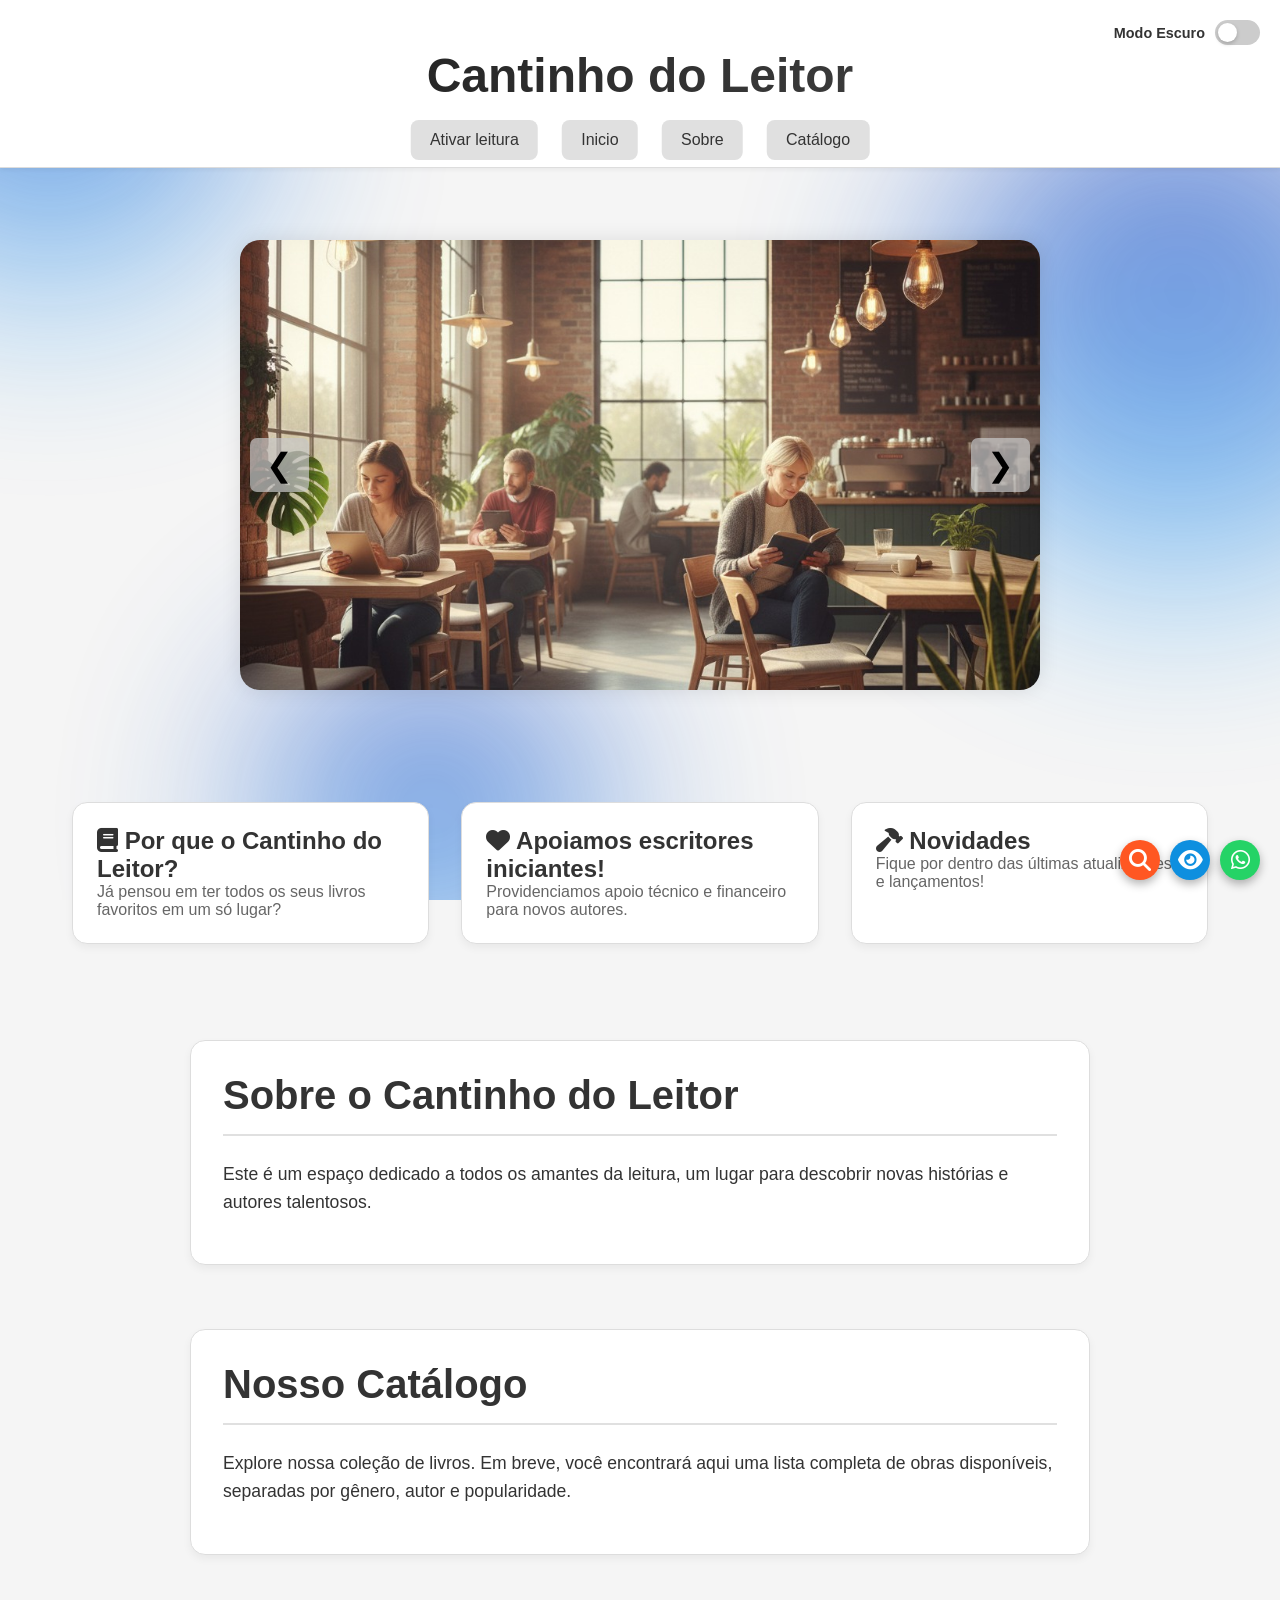
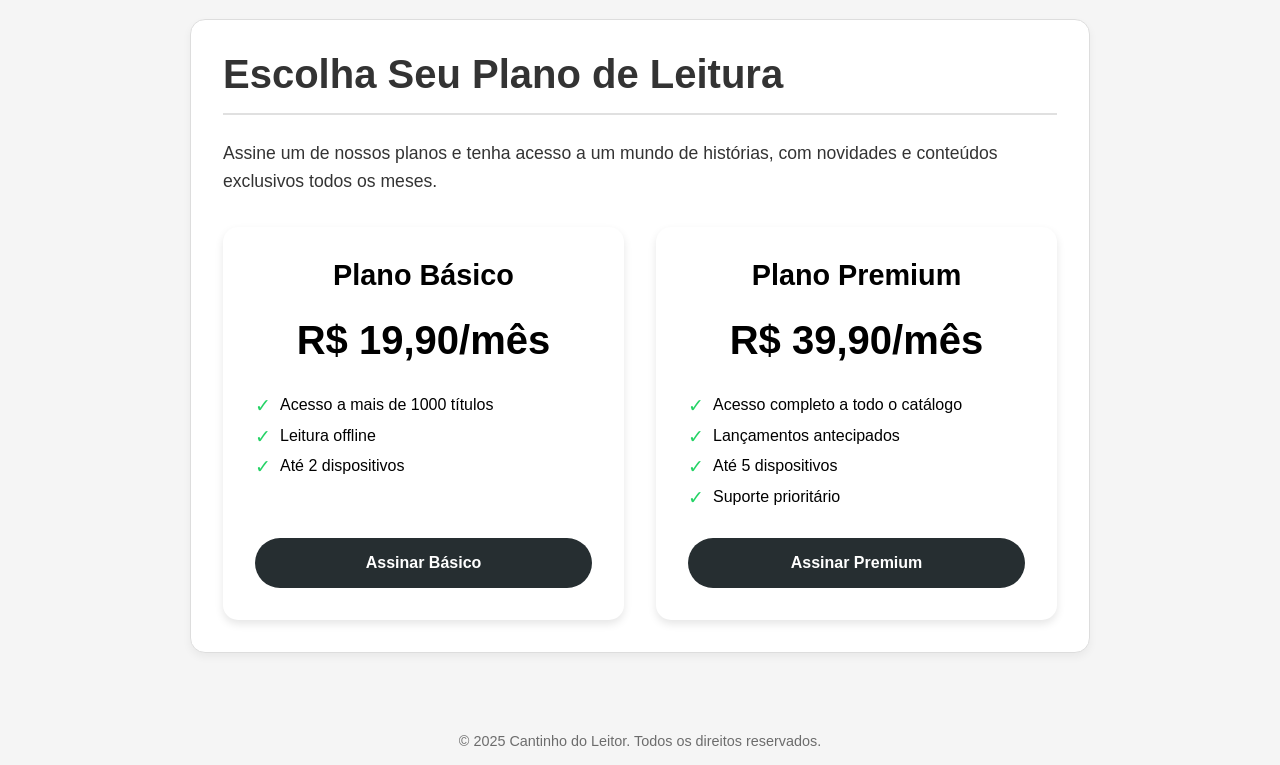
<file: index.html>
<!DOCTYPE html>
<html>

<head>
  <meta charset="UTF-8" />
  <meta name="viewport" content="width=device-width, initial-scale=1.0">
  <link rel="stylesheet" href="index.css" />
  <link rel="stylesheet" href="https://cdnjs.cloudflare.com/ajax/libs/font-awesome/6.4.0/css/all.min.css">
  <title>Cantinho do Leitor - Facilidade em leitura!</title>
</head>

<body> 
  
  <div class="fundo-animado">
    <div class="forma"></div>
    <div class="forma"></div>
    <div class="forma"></div>
  </div>

  <header>
    <div class="toggle-container">
        <span class="toggle-text">Modo Escuro</span>
        <input type="checkbox" id="fotossensibilidade-toggle" class="toggle-switch">
        <label for="fotossensibilidade-toggle" class="toggle-label"></label>
    </div>

    <h1>Cantinho do Leitor</h1>
    
    <div class="main-nav-buttons">
      <button id="leitorTelaBtn">Ativar leitura</button>
      <button id="navInicio">Inicio</button>
      <button id="navSobre">Sobre</button>
      <button id="navCatalogo">Catálogo</button>
    </div>
  </header>
  
  <main>
    <div class="slider-container">
      <div class="slides">
        <div class="slide"><img src="imagens/livro1.jpeg" alt="Livro 1"></div>
        <div class="slide"><img src="imagens/livro2.jpeg" alt="Livro 2"></div>
        <div class="slide"><img src="imagens/livro3.jpeg" alt="Livro 3"></div>
      </div>
      <button class="prev">&#10094;</button>
      <button class="next">&#10095;</button>
    </div>
    <div>
    <section class="topicos">
      <div class="cartao">
        <h2><i class="fas fa-book"></i> Por que o Cantinho do Leitor?</h2>
        <p>Já pensou em ter todos os seus livros favoritos em um só lugar?</p>
      </div>
      <div class="cartao">
        <h2><i class="fas fa-heart"></i> Apoiamos escritores iniciantes!</h2>
        <p>Providenciamos apoio técnico e financeiro para novos autores.</p>
      </div>
      <div class="cartao">
        <h2><i class="fas fa-hammer"></i> Novidades</h2>
        <p>Fique por dentro das últimas atualizações e lançamentos!</p>
      </div>
      </section>

    <section id="sobre" class="conteudo-secao">
      <div>
      <h2>Sobre o Cantinho do Leitor</h2>
      <p>Este é um espaço dedicado a todos os amantes da leitura, um lugar para descobrir novas histórias e autores talentosos.</p>
      </div>
    </section>

    <section id="catalogo" class="conteudo-secao">
      <div>
      <h2>Nosso Catálogo</h2>
      <p>Explore nossa coleção de livros. Em breve, você encontrará aqui uma lista completa de obras disponíveis, separadas por gênero, autor e popularidade.</p>
      </section>
    </div>
  </main>
  
  <section id="planos-assinatura" class="conteudo-secao">
    <div>
      <h2>Escolha Seu Plano de Leitura</h2>
      <p>Assine um de nossos planos e tenha acesso a um mundo de histórias, com novidades e conteúdos exclusivos todos os meses.</p>
      <div class="container-planos">
        <div class="plano-cartao">
          <h3>Plano Básico</h3>
          <p class="preco">R$ 19,90/mês</p>
          <ul>
            <li>Acesso a mais de 1000 títulos</li>
            <li>Leitura offline</li>
            <li>Até 2 dispositivos</li>
            <a style="color: transparent">---</a>
          </ul>
          <button class="btn-plano">Assinar Básico</button>
        </div>
        <div class="plano-cartao ">
          <h3>Plano Premium</h3>
          <p class="preco">R$ 39,90/mês</p>
          <ul>
            <li>Acesso completo a todo o catálogo</li>
            <li>Lançamentos antecipados</li>
            <li>Até 5 dispositivos</li>
            <li>Suporte prioritário</li>
          </ul>
          <button class="btn-plano">Assinar Premium</button>
        </div>
      </div>
    </div>
  </section>

  <footer>
    <a href="https://wa.me/62985600882?text=Olá,preciso%20de%20ajuda%21" class="btn-flutuante" id="btn-whatsapp" target="_blank">
      <i class="fab fa-whatsapp"></i>
    </a>
    <a class="btn-flutuante" id="btn-flutuante2">
      <i class="fas fa-eye"></i>
    </a>
    <p class="footer">&copy; 2025 Cantinho do Leitor. Todos os direitos reservados.</p>
  <a class="btn-flutuante" id="btn-flutuante3">
    <i class="fas fa-search"></i>
  </a>
  </footer>


  <script>
    // Slide
    const slides = document.querySelector('.slides');
    const slide = document.querySelectorAll('.slide');
    let index = 0;
    
    function showSlide(i) {
      index += i;
      if (index < 0) index = slide.length - 1;
      if (index >= slide.length) index = 0;
      slides.style.transform = `translateX(${-index * 100}%)`;
    }
    
    document.querySelector('.prev').addEventListener('click', () => showSlide(-1));
    document.querySelector('.next').addEventListener('click', () => showSlide(1));
    
    setInterval(() => {
        const isFotosensibilidadeActive = document.getElementById('fotossensibilidade-toggle').checked;
        if (!isFotosensibilidadeActive) {
            showSlide(1);
        }
    }, 5000);

    // Modo fotossensivel
    const toggle = document.getElementById('fotossensibilidade-toggle');
    toggle.addEventListener('change', function() {
        document.body.classList.toggle('fotossensibilidade', this.checked);
    });

    // Alto contraste
    const btnContraste = document.getElementById('btn-flutuante2');
    btnContraste.addEventListener('click', function() {
        document.body.classList.toggle('high-contrast');
    });
// Leitor de tela junto com o highlight no mouse
const cursorHighlight = document.createElement('div');
cursorHighlight.id = 'cursor-highlight';
document.body.appendChild(cursorHighlight);
window.addEventListener('mousemove', function(e) {
    if (leituraAtiva) {
        cursorHighlight.style.left = e.clientX + 'px';
        cursorHighlight.style.top = e.clientY + 'px';
    }
});
let synth = window.speechSynthesis;
let leituraAtiva = false;
let ultimoElementoLido = null;

function lerTexto(texto) {
    if (synth.speaking) {
        synth.cancel();
    }
    if (texto && texto.trim().length > 2) {
        const utter = new SpeechSynthesisUtterance(texto);
        utter.lang = 'pt-BR';
        synth.speak(utter);
    }
}
const btnLeitor = document.getElementById('leitorTelaBtn');
btnLeitor.addEventListener('click', function() {
    leituraAtiva = !leituraAtiva;
    this.textContent = leituraAtiva ? 'Desativar leitura' : 'Ativar leitura';
    
    
    if (leituraAtiva) {
        cursorHighlight.classList.add('visivel');
    } else {
        cursorHighlight.classList.remove('visivel');
        synth.cancel();
        ultimoElementoLido = null;
    }
});
document.body.addEventListener('mouseover', function(e) {
    if (leituraAtiva) {
        const target = e.target;
        if (target !== document.body && target !== ultimoElementoLido) {
            const tagName = target.tagName;
            if ([,'LI','H3','P', 'H1', 'H2', 'BUTTON', 'A', 'IMG'].includes(tagName)) {
                const textoParaLer = target.innerText || target.alt || '';
                if (textoParaLer.trim() !== '' && textoParaLer.trim().length > 2) {
                    ultimoElementoLido = target;
                    lerTexto(textoParaLer);
                }
            }
        }
    }
});
 const btnAumentarDiminuirFonte = document.getElementById('btn-flutuante3');
    const rootElement = document.documentElement;
    const fontSizes = ['100%', '115%', '130%'];
    let currentSizeIndex = 0;
    btnAumentarDiminuirFonte.addEventListener('click', function() {
        currentSizeIndex = (currentSizeIndex + 1) % fontSizes.length;
        rootElement.style.fontSize = fontSizes[currentSizeIndex];
    });
  </script>
  <div vw class="enabled">
    <div vw-access-button class="active"></div>
    <div vw-plugin-wrapper>
      <div class="vw-plugin-top-wrapper"></div> 
    </div>
  </div>
  <script src="https://vlibras.gov.br/app/vlibras-plugin.js"></script>
  <script>
    new window.VLibras.Widget('https://vlibras.gov.br/app');
  </script>
<script>
document.getElementById('navInicio').addEventListener('click', function() {
    window.scrollTo({
        top: 0,
        behavior: 'smooth'
    });
});

document.getElementById('navSobre').addEventListener('click', function() {
    document.getElementById('sobre').scrollIntoView({
        behavior: 'smooth'
    });
});

document.getElementById('navCatalogo').addEventListener('click', function() {
    document.getElementById('catalogo').scrollIntoView({
        behavior: 'smooth'
    });
});
</script>
</body>
</html>
</file>
<file: index.css>
* {
  margin: 0;
  padding: 0;
  box-sizing: border-box;
  font-family: 'Segoe UI', Tahoma, Geneva, Verdana, sans-serif;
}

/* Modo normal(claro) */
body {
  background-color: #f5f5f5;
  color: #333333;
  overflow-x: hidden;
  padding-top: 10rem;
}

header {
  position: fixed;
  top: 0;
  left: 0;
  width: 100%;
  z-index: 1000;
  background-color: #ffffff;
  color: #333333;
  text-align: center;
  padding: 3rem;
  border-bottom: 1px solid #ddd;
  box-shadow: 0 2px 4px rgba(0, 0, 0, 0.05);
  backdrop-filter: none !important;
}

h1 {
  font-size: 3rem;
  margin-bottom: 1rem;
  background: linear-gradient(90deg, #161616, #4b4b4b);
  -webkit-background-clip: text;
  background-clip: text;
  color: transparent;
  text-shadow: none;
}

.main-nav-buttons {
  display: flex;
  justify-content: center;
  align-items: center;
  gap: 1.5rem;
  position: absolute;
  top: 7.5rem;
  left: 50%;
  transform: translateX(-50%);
  z-index: 1001;
}

#navInicio, #navSobre, #navCatalogo, #leitorTelaBtn {
  padding: 0.7rem 1.2rem;
  border-radius: 8px;
  background: #e0e0e0;
  color: #333333;
  border: none;
  cursor: pointer;
  font-size: 1rem;
  transition: background 0.3s ease, color 0.3s ease, transform 0.2s ease;
}

#navInicio:hover, #navSobre:hover, #navCatalogo:hover, #leitorTelaBtn:hover {
  background: #cccccc;
  color: #000000;
  transform: scale(1.05);
}

.topicos {
  position: relative;
  z-index: 5;
  max-width: 1200px;
  margin: 0 auto;
  padding: 2rem;
  display: grid;
  grid-template-columns: repeat(auto-fit, minmax(300px, 1fr));
  gap: 2rem;
}

.cartao {
  background-color: #ffffff;
  border-radius: 15px;
  padding: 1.5rem;
  transition: transform 0.3s ease, box-shadow 0.3s ease;
  border: 1px solid #ddd;
  box-shadow: 0 4px 8px rgba(0,0,0,0.05);
}

.footer {
  text-align: center;
  padding: 1rem;
  font-size: 0.9rem;
  opacity: 0.7;
}

.cartao h2 {
  color: #333;
}

.cartao p {
  color: #666;
}

/* Botoes flutuantes */
.btn-flutuante {
  position: fixed;
  bottom: 20px;
  color: white;
  border-radius: 50%;
  width: 40px;
  height: 40px;
  display: flex;
  align-items: center;
  justify-content: center;
  font-size: 22px;
  text-decoration: none;
  box-shadow: 0 4px 10px rgba(0,0,0,0.3);
  transition: background-color 0.3s ease, transform 0.2s ease;
  z-index: 1000;
  cursor: pointer;
}

.btn-flutuante:hover {
  transform: scale(1.1);
}

#btn-whatsapp {
  right: 20px;
  background-color: #25D366;
}
#btn-whatsapp:hover {
  background-color: #1DA851;
}

#btn-flutuante2 {
  right: 70px;
  background-color: #0e8fdf;
}
#btn-flutuante2:hover {
  background-color: #0b70ae;
}

#btn-flutuante3 {
  right: 120px;
  background-color: #ff5722;
}
/* Slide */
.slider-container {
  position: relative;
  max-width: 800px;
  margin: 5rem auto;
  margin-top: 5rem;
  overflow: hidden;
  border-radius: 20px;
  box-shadow: 0 0 20px rgba(0,0,0,0.1);
}

.slides {
  display: flex;
  transition: transform 0.5s ease-in-out;
  width: 100%;
}

.slide {
  min-width: 100%;
}

.slide img {
  width: 100%;
  height: 450px;
  object-fit: cover;
  display: block;
}

.prev, .next {
  position: absolute;
  top: 50%;
  transform: translateY(-50%);
  background-color: rgba(200, 200, 200, 0.7);
  color: #000000;
  border: none;
  font-size: 2rem;
  padding: 0.5rem 1rem;
  cursor: pointer;
  border-radius: 7px;
  z-index: 10;
}

.prev { left: 10px; }
.next { right: 10px; }

.conteudo-secao {
  max-width: 900px;
  margin: 4rem auto; 
  padding: 2rem;
  background-color: #ffffff;
  border-radius: 15px;
  border: 1px solid #ddd;
  box-shadow: 0 4px 8px rgba(0,0,0,0.05);
  transition: transform 0.3s ease, box-shadow 0.3s ease;
}

/* Hover geral */
.cartao:hover,
.conteudo-secao:hover {
  transform: translateY(-5px);
  box-shadow: 0 8px 16px rgba(0,0,0,0.1);
}

.conteudo-secao h2 {
  font-size: 2.5rem;
  margin-bottom: 1.5rem;
  border-bottom: 2px solid #e0e0e0;
  padding-bottom: 1rem;
}

.conteudo-secao p {
  font-size: 1.1rem;
  line-height: 1.6;
  margin-bottom: 1rem;
}

/* Toggle do modo fotossensivel */
.toggle-container {
    position: absolute;
    top: 20px;
    right: 20px;
    display: flex;
    align-items: center;
    gap: 10px;
    z-index: 1002;
}

.toggle-text {
    color: #333333;
    font-size: 0.9rem;
    font-weight: bold;
    transition: color 0.3s ease;
}

.toggle-switch {
    display: none;
}

.toggle-label {
    width: 45px;
    height: 25px;
    background-color: #ccc;
    border-radius: 9999px;
    position: relative;
    cursor: pointer;
    transition: background-color 0.3s ease;
}

.toggle-label::after {
    content: '';
    display: block;
    width: 19px;
    height: 19px;
    border-radius: 50%;
    background-color: #fff;
    position: absolute;
    top: 3px;
    left: 3px;
    transition: transform 0.3s ease;
    box-shadow: 0 2px 4px rgba(0,0,0,0.2);
}

.toggle-switch:checked + .toggle-label {
    background-color: #4c3a7a;
}

.toggle-switch:checked + .toggle-label::after {
    transform: translateX(20px);
}

@media (max-width: 768px) {
  .slide img { height: 250px; }
}

/* Modo alto contraste*/
.high-contrast {
  background-color: #000000 !important;
  color: #ffff00 !important;
}
.high-contrast header,
.high-contrast h1,
.high-contrast h2,
.high-contrast p,
.high-contrast section#sobre.conteudo-secao,
.high-contrast section#catalogo.conteudo-secao,
.high-contrast label.toggle-label,
.high-contrast label.toggle-label::after,
.high-contrast span.toggle-text,
.high-contrast .main-nav-buttons button,
.high-contrast .topicos,
.high-contrast .cartao,
.high-contrast .slider-container,
.high-contrast .prev,
.high-contrast .next,
.high-contrast footer {
  background-color: #000000 !important;
  color: #ffff00 !important;
  border-color: #ffff00 !important;
}
.high-contrast a,
.high-contrast a:visited {
  color: transparent !important; 
}
.high-contrast .fas,
.high-contrast .fab {
  color: #ffff00 !important;
}
.high-contrast .btn-flutuante2 {
    background-color: #00ffff !important;
    color: #000000 !important;
}

/* Modo fotossensivel */
.fotossensibilidade {
  background-color: rgb(24, 23, 23) !important;
  color: white !important;
}

.fotossensibilidade header {
  background: black !important;
  color: white !important;
  box-shadow: 0 2px 8px rgba(221, 221, 221, 0.1) !important;
  border-bottom: none !important;
}

.fotossensibilidade h1 {
  background: linear-gradient(90deg #999999) !important;
  -webkit-background-clip: text;
  background-clip: text;
  color: transparent;
  text-shadow: 0 0 10px rgba(255, 255, 255, 0.3);
}

.fotossensibilidade #navInicio, 
.fotossensibilidade #navSobre, 
.fotossensibilidade #navCatalogo,
.fotossensibilidade #leitorTelaBtn {
  background: #141414 !important;
  color: #ffffff !important;
}

.fotossensibilidade #navInicio:hover, 
.fotossensibilidade #navSobre:hover, 
.fotossensibilidade #navCatalogo:hover,
.fotossensibilidade #leitorTelaBtn:hover {
  background: #ffffff !important;
  color: #000000 !important;
  transform: scale(1.05) !important;
}

.fotossensibilidade .cartao {
  background: rgba(255, 255, 255, 0.1) !important;
  backdrop-filter: blur(10px) !important;
  border: 1px solid rgba(255, 255, 255, 0.1) !important;
  box-shadow: none !important;
}

.fotossensibilidade .cartao h2 {
  color: white !important;
}

.fotossensibilidade .cartao p {
  color: #ccc !important;
}

.fotossensibilidade .slider-container {
    box-shadow: 0 0 20px rgba(0,0,0,0.5) !important;
}

.fotossensibilidade .prev,
.fotossensibilidade .next {
    background: rgba(0,0,0,0.5) !important;
    color: white !important;
}

.fotossensibilidade .toggle-text {
    color: white !important;
}

.fotossensibilidade .toggle-label {
    background-color: #555 !important;
}

.fotossensibilidade .conteudo-secao {
  background: rgba(255, 255, 255, 0.1) !important;
  backdrop-filter: blur(10px) !important;
  border: 1px solid rgba(255, 255, 255, 0.1) !important;
  box-shadow: none !important;
}

.fotossensibilidade .conteudo-secao h2,
.fotossensibilidade .conteudo-secao p {
  color: white !important;
}

.fotossensibilidade .conteudo-secao h2 {
    border-bottom-color: rgba(255, 255, 255, 0.2) !important;
}
/* bolinha no mouse */
#cursor-highlight {
  position: fixed;
  width: 40px;
  height: 40px;
  border-radius: 50%;

  border: 2px solid rgba(29, 103, 209, 0.7);
  background-color: rgba(29, 103, 209, 0.1);
  box-shadow: 0 0 10px rgba(29, 103, 209, 0.5);
  pointer-events: none;
  z-index: 9999;
  transform: translate(-50%, -50%);
  opacity: 0;
  transition: opacity 0.3s ease-in-out;
}
#cursor-highlight.visivel {
  opacity: 1;
}

@media (max-width: 768px) {

  body {
    padding-top: 9rem;
  }
  header {
    padding: 1.5rem 1rem;
  }

  h1 {
    font-size: 2rem;
    margin-bottom: 0.5rem;
  }
  .main-nav-buttons {
    position: relative;
    top: auto;
    left: auto;
    transform: none;
    gap: 0.5rem;
    flex-wrap: wrap;
    margin-top: 1rem;
    padding: 0 1rem;
  }

  #navInicio, #navSobre, #navCatalogo, #leitorTelaBtn {
    font-size: 0.9rem;
    padding: 0.6rem 0.8rem;
  }
  
  .toggle-container {
    top: 15px;
    right: 15px;
    gap: 8px;
  }

  .slider-container {
    margin-top: 1rem;
  }
  
  .slide img {
    height: 250px;
  }

  .topicos, .conteudo-secao {
    padding: 1.5rem 1rem;
    margin: 2rem auto;
  }

  .conteudo-secao h2, .cartao h2 {
    font-size: 1.5rem;
  }

  .conteudo-secao p, .cartao p {
    font-size: 1rem;
  }

  .btn-flutuante {
    width: 35px;
    height: 35px;
    font-size: 18px;
  }

  #btn-flutuante2 {
    right: 65px;
  }
}




.container-planos {
    display: grid;
    grid-template-columns: repeat(auto-fit, minmax(280px, 1fr));
    gap: 2rem;
    margin-top: 2rem;
}

.plano-cartao {
    background-color: #ffffff;
    border-radius: 15px;
    padding: 2rem;
    text-align: center;
    box-shadow: 0 4px 8px rgba(0,0,0,0.1);
    transition: transform 0.3s ease, box-shadow 0.3s ease;
}

.plano-cartao:hover {
    transform: translateY(-10px);
    box-shadow: 0 8px 16px rgba(0,0,0,0.2);
}

.plano-cartao h3  {
    font-size: 1.8rem;
    margin-bottom: 1rem;
    color: #000000;
}


.plano-cartao .preco {
    font-size: 2.5rem;
    font-weight: bold;
    margin-bottom: 1.5rem;
    color: #000000;
}

.plano-cartao ul {
    list-style: none;
    padding: 0;
    margin-bottom: 2rem;
}

.plano-cartao li {
    margin-bottom: 0.8rem;
    font-size: 1rem;
    color: #000000;
    text-align: left;
    position: relative;
    padding-left: 25px;
}

.plano-cartao li::before {
    content: '\2713'; 
    color: #25D366; 
    font-size: 1.2rem;
    position: absolute;
    left: 0;
    top: -2px;
}

.btn-plano {
    padding: 1rem 2rem;
    border: none;
    border-radius: 50px;
    font-size: 1rem;
    font-weight: bold;
    cursor: pointer;
    transition: background 0.3s ease, transform 0.2s ease;
    width: 100%;
    background-color: #262e31;
    color: #ffffff;
}

.btn-plano:hover {
    background-color: #000000;
    transform: translateY(-3px);
}

.high-contrast .plano-cartao,
.high-contrast .conteudo-secao {
    background-color: #000000 !important;
    border-color: #ffff00 !important;
    box-shadow: none !important;
}
.high-contrast .plano-destaque,
.high-contrast .btn-plano {
    background-color: #000000 !important;
    color: #ffff00 !important;
    border-color: #ffff00 !important;
}


.high-contrast .plano-cartao h3,
.high-contrast .plano-cartao .preco,
.high-contrast .plano-cartao li,
.high-contrast .btn-plano {
    color: #ffff00 !important; 
}

.high-contrast .plano-cartao li::before {
    color: #bbff00 !important;
}

.high-contrast .btn-plano {
    background-color: #424242 !important;
    color: #ffff00 !important;
}

.fotossensibilidade .plano-cartao {
    background: rgba(255, 255, 255, 0.1) !important;
    border: 1px solid rgba(255, 255, 255, 0.1) !important;
    box-shadow: none !important;
}

.fotossensibilidade .plano-cartao h3,
.fotossensibilidade .plano-cartao .preco,
.fotossensibilidade .plano-cartao li,
.fotossensibilidade .btn-plano  {
    color: #ffffff !important;
}

.fotossensibilidade .plano-cartao li::before {
    color: #25D366 !important;
}

.fotossensibilidade .btn-plano {
    background-color: #000000 !important;
}

@media (max-width: 768px) {
  .plano-cartao {
    padding: 1.5rem;
  }
  .plano-cartao h3 {
    font-size: 1.5rem;
  }
  .plano-cartao .preco {
    font-size: 2rem;
  }
}
/* Animação de fundo */
.fundo-animado {
  position: fixed;
  top: 0;
  left: 0;
  width: 100%;
  height: 100vh;
  z-index: -1;
  overflow: hidden;
}

.forma {
  position: absolute;
  border-radius: 50%;
  background: linear-gradient(180deg, rgb(31, 69, 192), rgba(0, 157, 255, 0.6));
  filter: blur(100px);
  opacity: 0.7;
}

.forma:nth-child(1) {
  width: 400px;
  height: 400px;
  top: -100px;
  left: -150px;
  animation: mover 25s infinite alternate;
}

.forma:nth-child(2) {
  width: 500px;
  height: 500px;
  top: 10%;
  right: -150px;
  animation: mover 30s infinite alternate;
  animation-delay: -5s;
}

.forma:nth-child(3) {
  width: 350px;
  height: 350px;
  bottom: -100px;
  left: 20%;
  animation: mover 20s infinite alternate;
  animation-delay: -10s;
}

.fotossensibilidade .forma {
    background: linear-gradient(180deg, rgba(88, 88, 84, 0.7), rgba(107, 107, 104, 0.7));
}

@keyframes mover {
  from {
    transform: translate(0, 0) rotate(0deg);
  }
  to {
    transform: translate(300px, 150px) rotate(270deg);
  }
}
</file>
